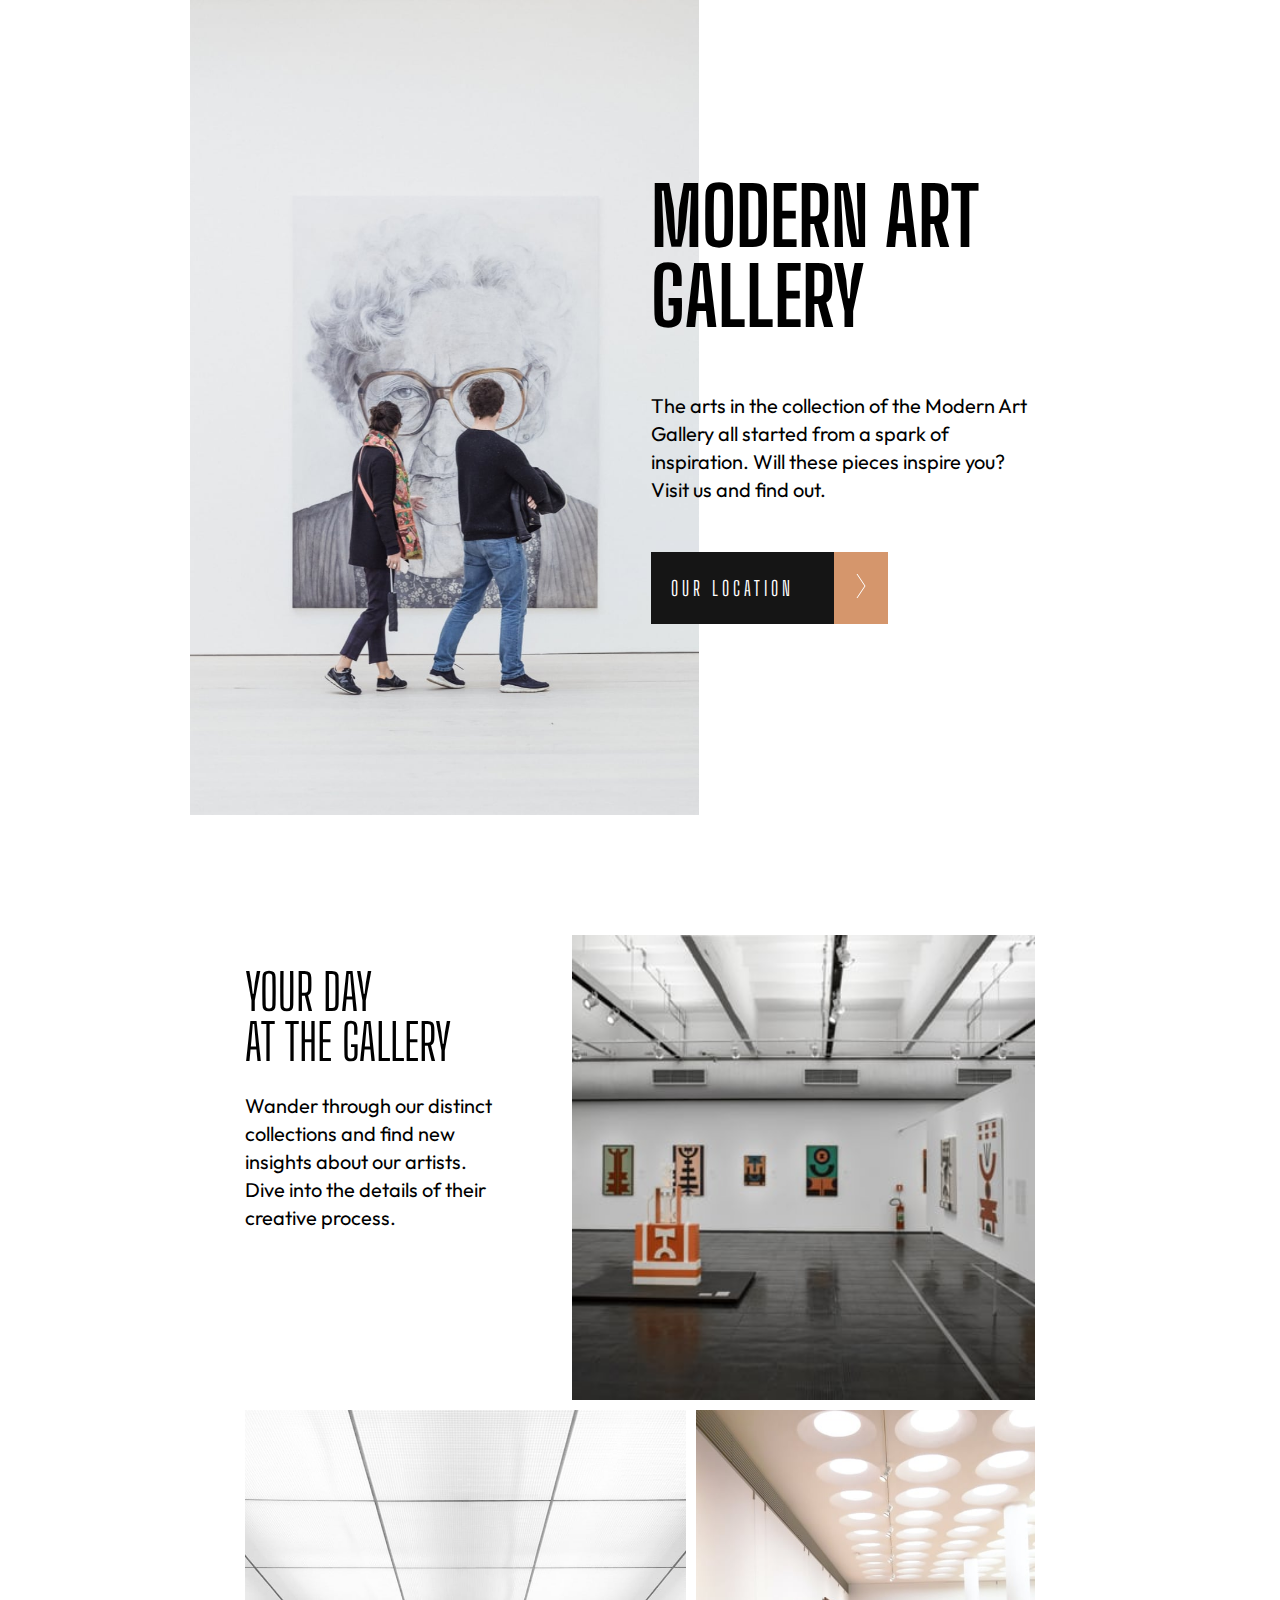
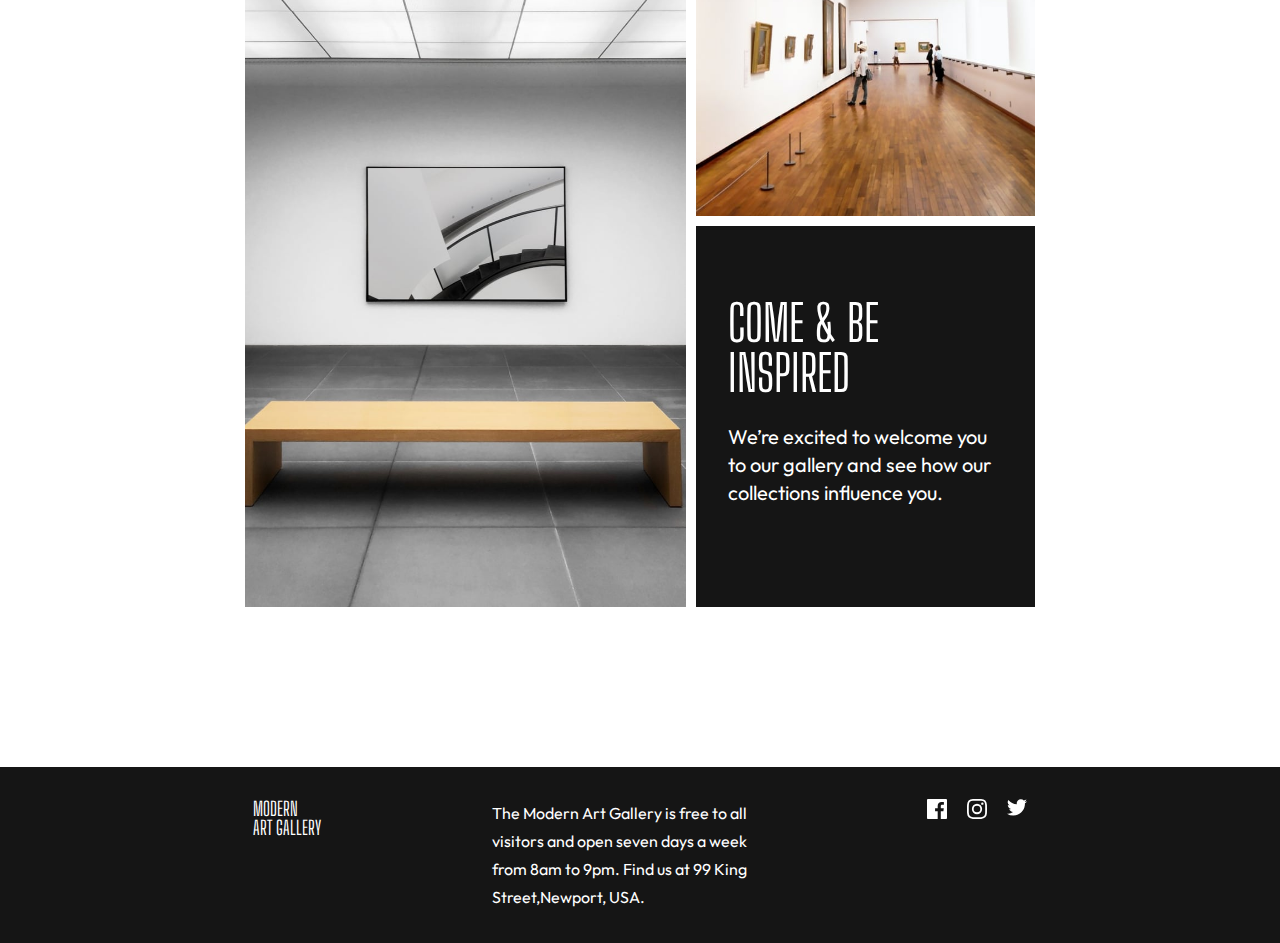
<file: index.html>
<!DOCTYPE html>
<html lang="en">

<head>
    <meta charset="UTF-8">
    <meta http-equiv="X-UA-Compatible" content="IE=edge">
    <meta name="viewport" content="width=device-width, initial-scale=1.0">
    <link rel="stylesheet" href="reset.css">
    <link rel="stylesheet" href="style.css">
    <title>Art Gallery Website</title>
    <link rel="preconnect" href="https://fonts.googleapis.com">
    <link rel="preconnect" href="https://fonts.gstatic.com" crossorigin>
    <link
        href="https://fonts.googleapis.com/css2?family=Big+Shoulders+Display:wght@900&family=Outfit:wght@300&display=swap"
        rel="stylesheet">
</head>

<body>
    <header>
        <div id="blank">
            <h1 class="big">MODERN ART GALLERY</h1>
        </div>
        <div id="img-holder">



            <img class=" celso celso_small" src="imgs/mobile/image-hero@2x.jpg" alt="">
            <img class=" celso celso_medium" src="imgs/tablet/image-hero@2x.jpg" alt="">
            <img class=" celso celso_big" src="imgs/desktop/image-hero@2x.jpg" alt="">


        </div>
        <div id="top-words-button">
            <div class="tops-holder">
                <h1 class="small">MODERN ART GALLERY</h1>
                <p>The arts in the collection of the Modern Art Gallery all started from a spark of inspiration. Will
                    these
                    pieces inspire you? Visit us and find out.</p>

                <div id="button">
                    <a class="link" href="map.html">
                        <p id="location-words"><span class="word-mover">OUR LOCATION</span></p>
                        <div id="arrow_Holder">
                            <img class="arrow" src="imgs/icon-arrow-right.svg" alt="">
                        </div>
                    </a>
                </div>
            </div>

        </div>
    </header>
    <main>
        <div id="main-items">


            <img class="knick-knacks kk-small" src="imgs/mobile/image-grid-1.jpg" alt="">
            <img class="knick-knacks kk-medium" src="imgs/tablet/image-grid-1.jpg" alt="">
            <img class="knick-knacks kk-large" src="imgs/desktop/image-grid-1.jpg" alt="">

            <div class="day">
                <h2>YOUR DAY <br> AT THE GALLERY</h2>
                <p class="day-p">Wander through our distinct collections and find new insights about our artists. Dive
                    into
                    the details of
                    their creative process.</p>
            </div>
            <img class=" muse muse-long-small" src="imgs/mobile/image-grid-2@2x.jpg" alt="">
            <img class=" muse  muse-long-medium" src="imgs/tablet/image-grid-2@2x.jpg" alt="">
            <img class=" muse  muse-long-long" src="imgs/desktop/image-grid-2@2x.jpg" alt="">
            <img class="muse-short  muse-short-small" src="imgs/mobile/image-grid-3@2x.jpg" alt="">
            <img class="muse-short  muse-short-medium" src="imgs/tablet/image-grid-3@2x.jpg" alt="">
            <img class="muse-short  muse-short-long" src="imgs/desktop/image-grid-3@2x.jpg" alt="">
            <div class="inspired">
                <h2>COME & BE INSPIRED</h2>
                <p>We’re excited to welcome you to our gallery and see how our collections influence you.</p>
            </div>
        </div>
    </main>
    <footer>
        <div class="footer-items">
            <h2 class="last_H2">MODERN <br class="secret"> ART GALLERY</h2>
            <p>The Modern Art Gallery is free to all visitors and open seven days a week from 8am to 9pm. Find us at 99
                King
                Street,Newport, USA.</p>
            <div class="socials">
                <a href="https://www.facebook.com/">
                    <img class="social" src="imgs/icon-facebook.svg" alt="">
                </a>
                <a href="https://www.instagram.com/">
                    <img class="social" src="imgs/icon-instagram.svg" alt="">
                </a>
                <a href="https://twitter.com/home">
                    <img class="social" src="imgs/icon-twitter.svg" alt="">
                </a>
            </div>
        </div>
    </footer>
    <script src="script.js"></script>
</body>


</html>
</file>
<file: style.css>
* {
    box-sizing: border-box;
    font-family: 'Big Shoulders Display', cursive;
    font-family: 'Outfit', sans-serif;
}

body {
    display: flex;
    flex-direction: column;
    justify-content: center;
    align-items: center;
}

header {
    display: grid;
    grid-template-areas: 'image'
        'words';
    grid-template-rows: auto 475px;
    grid-template-columns: 1fr;
    max-width: 500px;

}

main {
    width: 100%;
    display: flex;
    justify-content: center;
}

footer {
    display: flex;
    flex-direction: column;
    background-color: #151515;
    color: #fff;
    padding: 2em;
    padding-left: 3em;
    max-width: 500px;
    margin-top: 5em;
}

.footer-items {
    display: flex;
    flex-direction: column;
}


#main-items {
    display: grid;
    grid-template-areas: 'knick-knacks'
        'day'
        'muse-long'
        'muse-short'
        'inspired';
    grid-template-columns: 1fr;
    row-gap: 15px;

    max-width: 500px;
    padding: 1em;
}

#img-holder {


    z-index: -1;
    grid-area: image;



}

.celso {
    width: 100%;
    z-index: -1;
}

#top-words-button {
    display: flex;
    flex-direction: column;
    padding: 1em;
    margin-top: 1em;

}

.tops-holder {
    display: flex;
    flex-direction: column;

}

h1 {
    font-size: 60px;
    font-weight: bold;
    font-family: 'Big Shoulders Display', cursive;
    max-width: 280px;
    margin-bottom: 0.4em;
}

p {
    font-family: 'Outfit', sans-serif;
    font-size: 18px;
    line-height: 28px;
}

#button {
    display: flex;
    flex-direction: row;
    margin-top: 1.5em;

}

#location-words {
    font-family: 'Big Shoulders Display', cursive;
    padding: 1em;
    background-color: #151515;
    color: #fff;
    letter-spacing: 0.2em;
    padding-right: 2em;
    text-decoration: none;

}

#arrow_Holder {
    background-color: #D5966C;
    padding: 1.4em;

}

.arrow {
    position: relative;
    top: 0em;
}


.link {
    display: flex;
    flex-direction: row;
    text-decoration: none;
    cursor: pointer;
}

.word-mover {
    position: relative;
    top: 0.1em;
}

#blank {
    display: none;
}

.knick-knacks {
    grid-area: knick-knacks;
    width: 100%;
}

.day {
    grid-area: day;
    padding: 1em;
    padding-left: 0em;
}

.day-p {
    margin-bottom: 1em;
}

h2 {
    font-family: 'Big Shoulders Display', cursive;
    font-size: 50px;
    max-width: 330px;
    margin-bottom: 0.5em;
}



.ceslo_small {
    display: block;
}

.celso_medium {
    display: none;
}

.celso_big {
    display: none;
}

.muse {
    grid-area: muse-long;
    width: 100%;
}

.muse-short {
    width: 100%;
    grid-area: muse-short;
}

.inspired {
    grid-area: inspired;
    background-color: #151515;
    color: #fff;
    width: 100%;
    padding: 2em;
}

.last_H2 {
    font-size: 1.2em;
    margin-bottom: 1em;

}

.socials {
    display: flex;
    width: 100px;
    justify-content: space-between;
    margin-top: 2em;
}

footer p {
    font-size: 1em;
}

.social:hover {
    cursor: pointer;
    filter: invert(40%) sepia(720%) saturate(299%) hue-rotate(335deg) brightness(88%) contrast(87%);
}

.social-map:hover {
    filter: invert(100%) sepia(0%) saturate(7%) hue-rotate(187deg) brightness(104%) contrast(103%);
}

.kk-medium {
    display: none;
}

.kk-large {
    display: none;
}

.muse-long-medium {
    display: none;
}

.muse-short-medium {
    display: none;
}

.muse-short-long {
    display: none;
}

.muse-long-long {
    display: none;
}

#map {
    height: 550px;
    width: 100%;
    z-index: 1;
}

#button-map {
    position: absolute;
    z-index: 1000;
    left: 0;
    top: 0;
}

#container {
    display: flex;
    flex-direction: column;
    width: 100%;
}

#location {
    width: 100%;
    background-color: #151515;
    padding: 2em;
    display: flex;
    flex-direction: row;
    justify-content: space-around;
}

#map-end {
    width: 100%;
    max-width: none;
    background-color: #D5966C;
    margin-top: 0em;
    padding: 2em;
    color: #151515;

}

#location-items {
    display: flex;
    justify-content: center;
    align-items: center;
}


#location-h1 {
    color: #fff;
    font-family: 'Big Shoulders Display', cursive;
    max-width: none;
    font-size: 50px;
}

.street-info h2 {
    color: #D5966C;
    font-family: 'Big Shoulders Display', cursive;
    font-size: 32px;

}

.street-info p {
    color: #fff;
}

.united-states {
    margin-bottom: 1em;
}

.map-button-words {
    order: 2;
}

.map-arrow {
    order: 1;
}




@media screen and (min-width:768px) {
    header {
        grid-template-columns: 1.3fr 1fr;
        grid-template-rows: auto;
        max-width: 800px;
        margin-bottom: 120px;

    }



    #main-items {
        grid-template-columns: repeat(4, 1fr);
        grid-template-rows: auto;
        grid-template-areas: 'day  knick-knacks knick-knacks knick-knacks'
            'muse-long muse-long  muse-short muse-short '
            'muse-long muse-long inspired inspired';
        max-width: 689px;
        column-gap: 10px;
        row-gap: 10px;
        padding: 0em;
    }

    #top-words-button {
        position: relative;

        z-index: 1000;
    }

    .tops-holder {
        position: absolute;
        top: 8em;
        left: -3em;

    }

    #img-holder {
        position: relative;
        z-index: 1;
    }

    picture {
        z-index: -1;
    }

    source {
        z-index: -1;
    }

    h1 {
        font-size: 70px;
        max-width: 330px;
        margin-bottom: 0.7em;
    }

    .tops-holder p {
        max-width: 340px;

    }

    #button {
        margin-top: 3em;
    }

    .day-p {
        width: 230px;
    }

    .celso_small {
        display: none;
    }

    .celso_medium {
        display: block;
    }

    .celso_big {
        display: none;
    }

    .knick-knacks {
        width: auto;
        justify-self: end;
    }

    .kk-small {
        display: none;
    }

    .kk-medium {
        display: block;
        align-self: end;
    }

    .muse-short-small {
        display: none;
    }

    .muse-short-medium {
        display: block;
        height: 100%;

    }

    .muse-long-small {
        display: none;
    }

    .muse-long-medium {
        display: block;

    }

    .inspired {
        padding-top: 4.5em;
        padding-bottom: 4.5em;
    }

    .day {
        position: relative;
        top: 1em;
    }

    footer {
        width: 100%;
        max-width: 800px;
        margin-top: 10em;

    }

    .footer-items {
        flex-direction: row;
        justify-content: space-between;
    }

    footer p {
        width: 281px;
    }

    .socials {

        margin-top: 0em;
    }

    footer {
        width: 100%;
        max-width: none;
        display: flex;
        justify-content: center;
        align-items: center;
    }

    .footer-items {
        width: 689px;
        max-width: 689px;
    }

    .socials {
        position: relative;
        left: -1em;
    }


    .location-items {
        display: flex;
        flex-direction: row;
        width: 689px;
        max-width: 689px;
        justify-content: space-between;
        margin: 4em 0em;
    }

    #location-h1 {
        margin-right: 3em;
    }

    #map {
        height: 600px;

    }

    #button-map {

        left: 3em;

    }





}

@media screen and (min-width:1024px) {
    header {

        max-width: 900px;

    }



    #main-items {
        max-width: 790px;
        width: 790px;
    }

    h1 {
        font-size: 80px;
        max-width: 375px;
    }

    .tops-holder {
        top: 10em;
    }

    .tops-holder p {
        max-width: 380px;
    }

    p {
        font-size: 20px;
    }

    .first_H2 {
        max-width: 250px;
    }

    .day-p {
        width: 250px;
    }

    .kk-medium {
        width: 90%;
    }

    .footer-items {
        width: 790px;
        max-width: 790px;
    }


    .location-items {

        width: 790px;
        max-width: 790px;

    }

    #location-h1 {
        margin-right: 4em;
    }











}


@media screen and (min-width:1300px) {
    header {
        display: grid;
        grid-template-areas: 'blank image words';
        grid-template-columns: minmax(auto, 450px) minmax(auto, 540px) minmax(auto, 450px);
        grid-template-rows: auto;
        max-width: 1440px;
        margin-bottom: 10em;


    }

    main {
        width: 86%;
    }


    footer {
        width: 100%;

        padding: 5em 6em;


    }

    .footer-items {
        max-width: 1120px;
        width: 90%;
    }

    #top-words-button {
        grid-area: words;
    }



    #main-items {
        grid-template-columns: repeat(4, 1fr);
        grid-template-rows: auto;
        grid-template-areas: 'day  knick-knacks knick-knacks knick-knacks'
            'muse-long muse-long  muse-short muse-short '
            'muse-long muse-long inspired inspired';
        max-width: 1120px;
        width: 90%;
        row-gap: 30px;
        column-gap: 30px;
        padding: 0em;
    }

    #blank {
        display: block;
        grid-area: blank;
        background-color: #151515;
        position: relative;

    }



    .small {
        display: none
    }

    h1 {
        max-width: 700px;
    }

    .big {
        display: block;
        color: #ffffff;
        mix-blend-mode: difference;
        font-size: 96px;
        position: absolute;
        left: 1.8em;
        top: 2.1em;
        width: 450px;
        z-index: 100;
    }

    .tops-holder {
        top: 12em;
    }

    .tops-holder p {
        max-width: 350px;
    }

    p {
        font-size: 22px;
    }

    .day-p {
        width: 350px;
    }

    h2 {
        font-size: 60px;
    }

    .first_H2 {
        max-width: 300px;
    }

    br {
        display: none;
    }

    .day {
        position: relative;
        left: 0em;
        top: 2em;
    }

    .celso_small {
        display: none;
    }

    .celso_medium {
        display: none;
    }

    .celso_big {
        display: block;
    }

    .kk-medium {
        display: none;
    }

    .kk-large {
        display: block;
    }

    .muse-short-medium {
        display: none;
    }

    .muse-short-long {
        display: block;
    }

    .muse-long-medium {
        display: none;
    }

    .muse-long-long {
        display: block;
        height: 100%;
    }

    .inspired {
        padding-left: 3em;

    }

    .last_H2 {
        font-size: 2em;
        width: 240px;
    }

    .secret {
        display: block;
    }

    footer p {
        width: 41%;
        position: relative;
        left: -6em;
        font-size: 1.2em;
    }

    .socials {
        left: 0em;
    }


    .location-items {

        width: 1120px;
        max-width: 1120px;

    }

    #location-h1 {
        margin-right: 5em;
    }


    #location-h1 {
        font-size: 70px;
    }

    #map-end {
        padding: 4em;
    }




}


@media screen and (min-width:1440px) {
    .tops-holder {
        left: -4em;
    }
}
</file>
